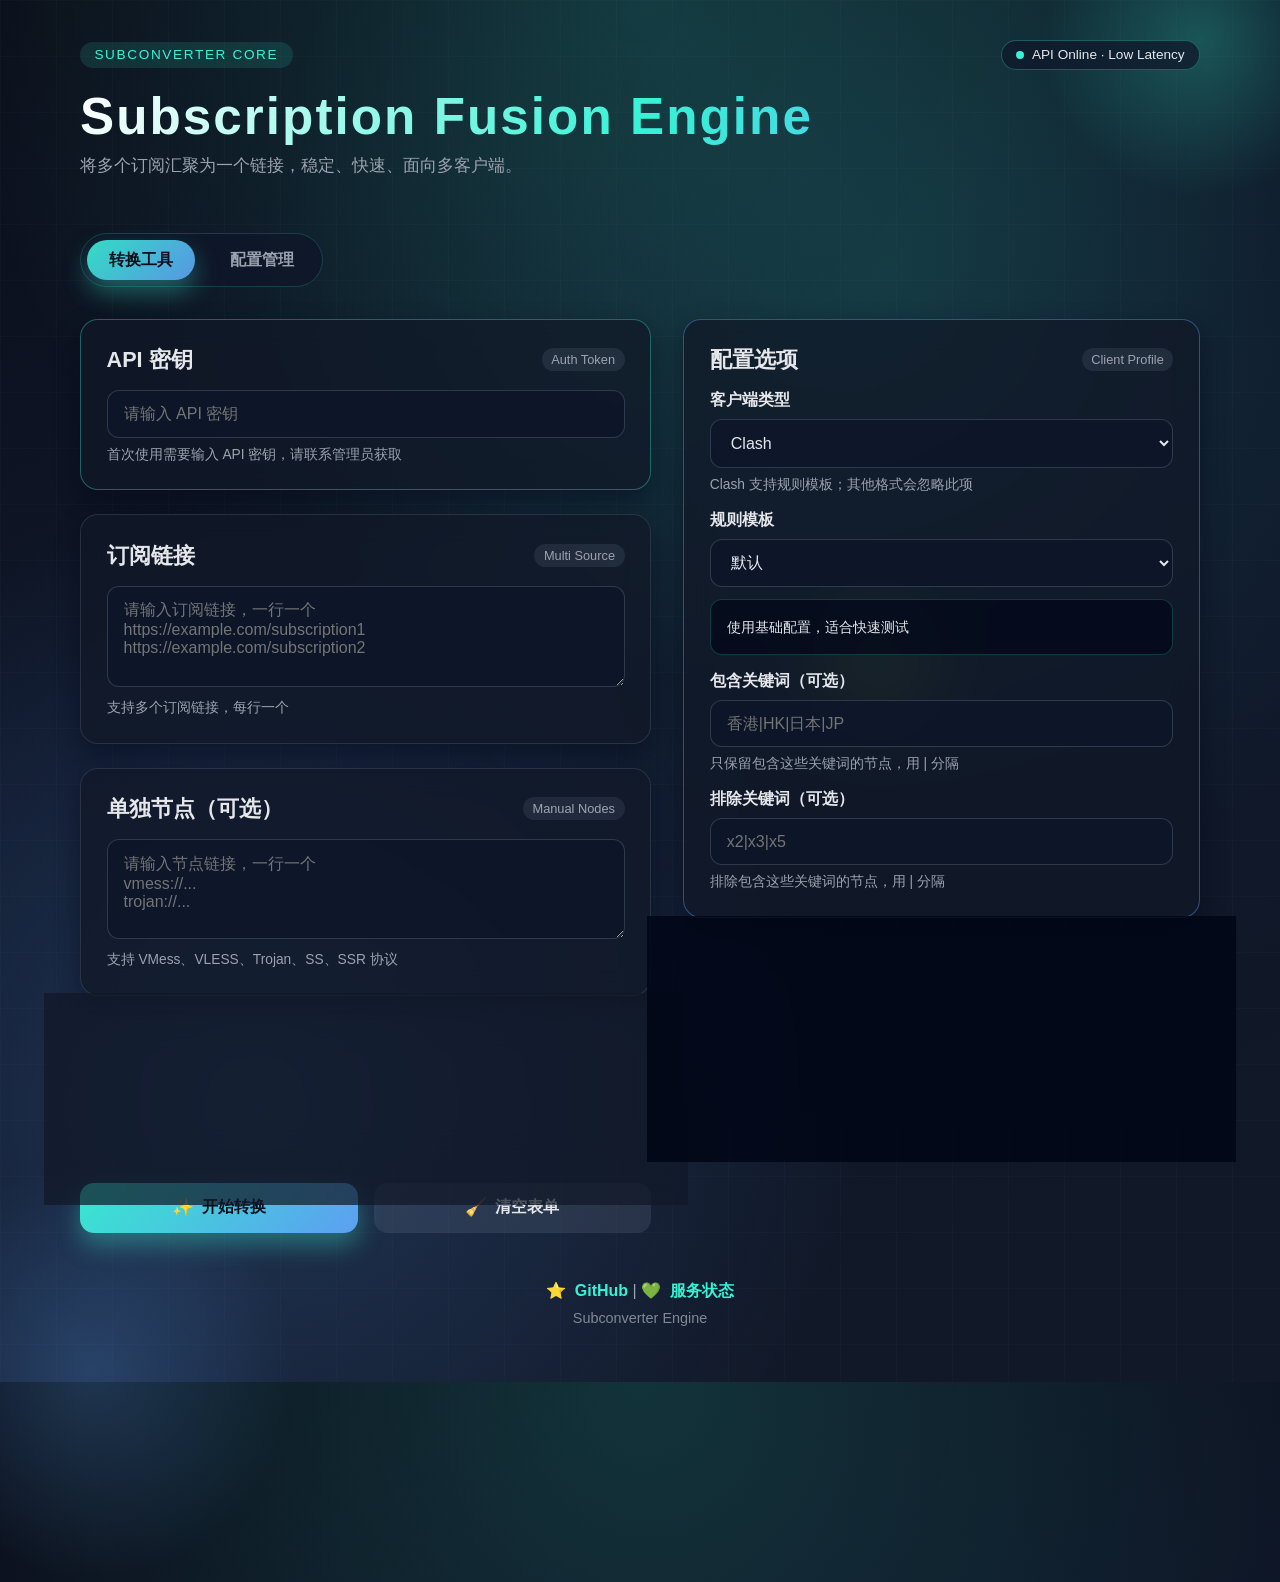
<file: web/index.html>
<!DOCTYPE html>
<html lang="zh-CN">

<head>
    <meta charset="UTF-8">
    <meta name="viewport" content="width=device-width, initial-scale=1.0">
    <title>Subconverter - 订阅转换工具</title>
    <link rel="stylesheet" href="style.css">
</head>

<body>
    <div class="bg-orb orb-1"></div>
    <div class="bg-orb orb-2"></div>
    <div class="bg-orb orb-3"></div>
    <div class="grain"></div>

    <div class="page">
        <header class="hero">
            <div class="hero-top">
                <span class="badge">Subconverter Core</span>
                <div class="status-pill">
                    <span class="pulse"></span>
                    <span>API Online · Low Latency</span>
                </div>
            </div>
            <h1>Subscription Fusion Engine</h1>
            <p class="subtitle">将多个订阅汇聚为一个链接，稳定、快速、面向多客户端。</p>
        </header>

        <nav class="nav-tabs">
            <a href="index.html" class="nav-tab active">转换工具</a>
            <a href="configs.html" class="nav-tab">配置管理</a>
        </nav>

        <main class="layout">
            <div class="column">
                <!-- API 密钥 -->
                <section class="card card-spotlight">
                    <div class="card-title">
                        <h2>API 密钥</h2>
                        <span class="card-tag">Auth Token</span>
                    </div>
                    <div class="form-group">
                        <input type="password" id="apiKey" placeholder="请输入 API 密钥">
                        <small>首次使用需要输入 API 密钥，请联系管理员获取</small>
                    </div>
                </section>

                <!-- 订阅链接 -->
                <section class="card">
                    <div class="card-title">
                        <h2>订阅链接</h2>
                        <span class="card-tag">Multi Source</span>
                    </div>
                    <div class="form-group">
                        <textarea id="subscriptions" rows="4"
                            placeholder="请输入订阅链接，一行一个&#10;https://example.com/subscription1&#10;https://example.com/subscription2"></textarea>
                        <small>支持多个订阅链接，每行一个</small>
                    </div>
                </section>

                <!-- 单独节点 -->
                <section class="card">
                    <div class="card-title">
                        <h2>单独节点（可选）</h2>
                        <span class="card-tag">Manual Nodes</span>
                    </div>
                    <div class="form-group">
                        <textarea id="nodes" rows="3"
                            placeholder="请输入节点链接，一行一个&#10;vmess://...&#10;trojan://..."></textarea>
                        <small>支持 VMess、VLESS、Trojan、SS、SSR 协议</small>
                    </div>
                </section>

                <!-- 短链接选项 -->
                <section class="card">
                    <div class="card-title">
                        <h2>生成短链接</h2>
                        <span class="card-tag">Persistence</span>
                    </div>
                    <div class="form-group" style="display: flex; align-items: center; justify-content: space-between;">
                        <div>
                            <p style="margin: 0; font-size: 0.95rem; font-weight: 500;">自动保存并生成短链接</p>
                            <small style="display: block; opacity: 0.7; margin-top: 2px;">勾选后生成精简的 sub/...
                                链接，支持后续修改</small>
                        </div>
                        <label class="switch">
                            <input type="checkbox" id="generateShortLink" checked>
                            <span class="slider round"></span>
                        </label>
                    </div>
                </section>

                <!-- 操作按钮 -->
                <section class="actions">
                    <button class="btn btn-primary" onclick="convert()">
                        <span class="btn-icon">✨</span>
                        开始转换
                    </button>
                    <button class="btn btn-secondary" onclick="clearForm()">
                        <span class="btn-icon">🧹</span>
                        清空表单
                    </button>
                </section>

                <!-- 结果显示 -->
                <section class="card result-card" id="resultSection" style="display: none;">
                    <div class="card-title">
                        <h2>转换结果</h2>
                        <span class="card-tag" id="resultTag">订阅链接</span>
                    </div>
                    <div class="result-content">
                        <div class="result-url">
                            <input type="text" id="resultUrl" readonly>
                            <button class="btn btn-copy" onclick="copyResult()">
                                <span class="btn-icon">📋</span>
                                复制
                            </button>
                        </div>
                        <div class="result-info">
                            <p id="resultInfo"></p>
                        </div>
                        <div id="shortLinkActions" style="display: none; margin-top: 1rem; display: flex; gap: 0.5rem;">
                            <a href="configs.html" class="btn btn-secondary">
                                <span class="btn-icon">⚙️</span>
                                管理配置
                            </a>
                            <button class="btn btn-secondary" onclick="viewRawContent()">
                                <span class="btn-icon">📄</span>
                                预览内容
                            </button>
                        </div>
                    </div>
                </section>
            </div>

            <div class="column">
                <!-- 配置选项 -->
                <section class="card card-config">
                    <div class="card-title">
                        <h2>配置选项</h2>
                        <span class="card-tag">Client Profile</span>
                    </div>

                    <div class="form-group">
                        <label for="outputFormat">客户端类型</label>
                        <select id="outputFormat">
                            <option value="clash">Clash</option>
                            <option value="singbox">Sing-box</option>
                            <option value="surge" data-ver="4">Surge 4</option>
                            <option value="surge" data-ver="3">Surge 3</option>
                            <option value="quanx">Quantumult X</option>
                            <option value="quan">Quantumult</option>
                            <option value="loon">Loon</option>
                            <option value="surfboard">Surfboard</option>
                            <option value="v2ray">V2Ray</option>
                            <option value="ss">Shadowsocks</option>
                            <option value="ssr">ShadowsocksR</option>
                            <option value="mixed">通用格式 (Shadowrocket等)</option>
                        </select>
                        <small id="configHint" class="config-hint">选择你使用的代理客户端</small>
                    </div>

                    <div class="form-group" id="configGroup">
                        <label for="configTemplate">规则模板</label>
                        <select id="configTemplate" onchange="updateTemplateDescription()">
                            <option value="">默认</option>
                            <option value="default">Default（简化版）</option>
                            <option value="acl4ssr">ACL4SSR（本地完整版）</option>
                            <optgroup label="ACL4SSR 在线版（推荐）">
                                <option value="acl4ssr_online">ACL4SSR 在线基础版</option>
                                <option value="acl4ssr_online_full">ACL4SSR 在线完整版</option>
                                <option value="acl4ssr_online_mini">ACL4SSR 在线精简版</option>
                                <option value="acl4ssr_online_adblock">ACL4SSR 强化去广告版</option>
                                <option value="acl4ssr_online_noauto">ACL4SSR 无自动测速版</option>
                            </optgroup>
                        </select>
                        <div id="templateDescription" class="template-desc"></div>
                    </div>

                    <div class="form-group">
                        <label for="includeFilter">包含关键词（可选）</label>
                        <input type="text" id="includeFilter" placeholder="香港|HK|日本|JP">
                        <small>只保留包含这些关键词的节点，用 | 分隔</small>
                    </div>

                    <div class="form-group">
                        <label for="excludeFilter">排除关键词（可选）</label>
                        <input type="text" id="excludeFilter" placeholder="x2|x3|x5">
                        <small>排除包含这些关键词的节点，用 | 分隔</small>
                    </div>
                </section>

                <section class="card card-note">
                    <h3>Quick Notes</h3>
                    <ul>
                        <li>合并结果自动去重，同源节点不会重复输出。</li>
                        <li>仅 Clash 支持规则模板，其它格式会忽略此项。</li>
                        <li>复制生成链接，直接粘贴到客户端使用。</li>
                    </ul>
                </section>
            </div>
        </main>

        <footer>
            <p>
                <a href="https://github.com/Chen-ce/subconverter" target="_blank">
                    <span class="footer-icon">⭐</span>
                    GitHub
                </a>
                |
                <a href="health.html">
                    <span class="footer-icon">💚</span>
                    服务状态
                </a>
            </p>
            <p class="footer-text">Subconverter Engine</p>
        </footer>
    </div>

    <script src="toast.js"></script>
    <script src="app.js"></script>
</body>

</html>
</file>
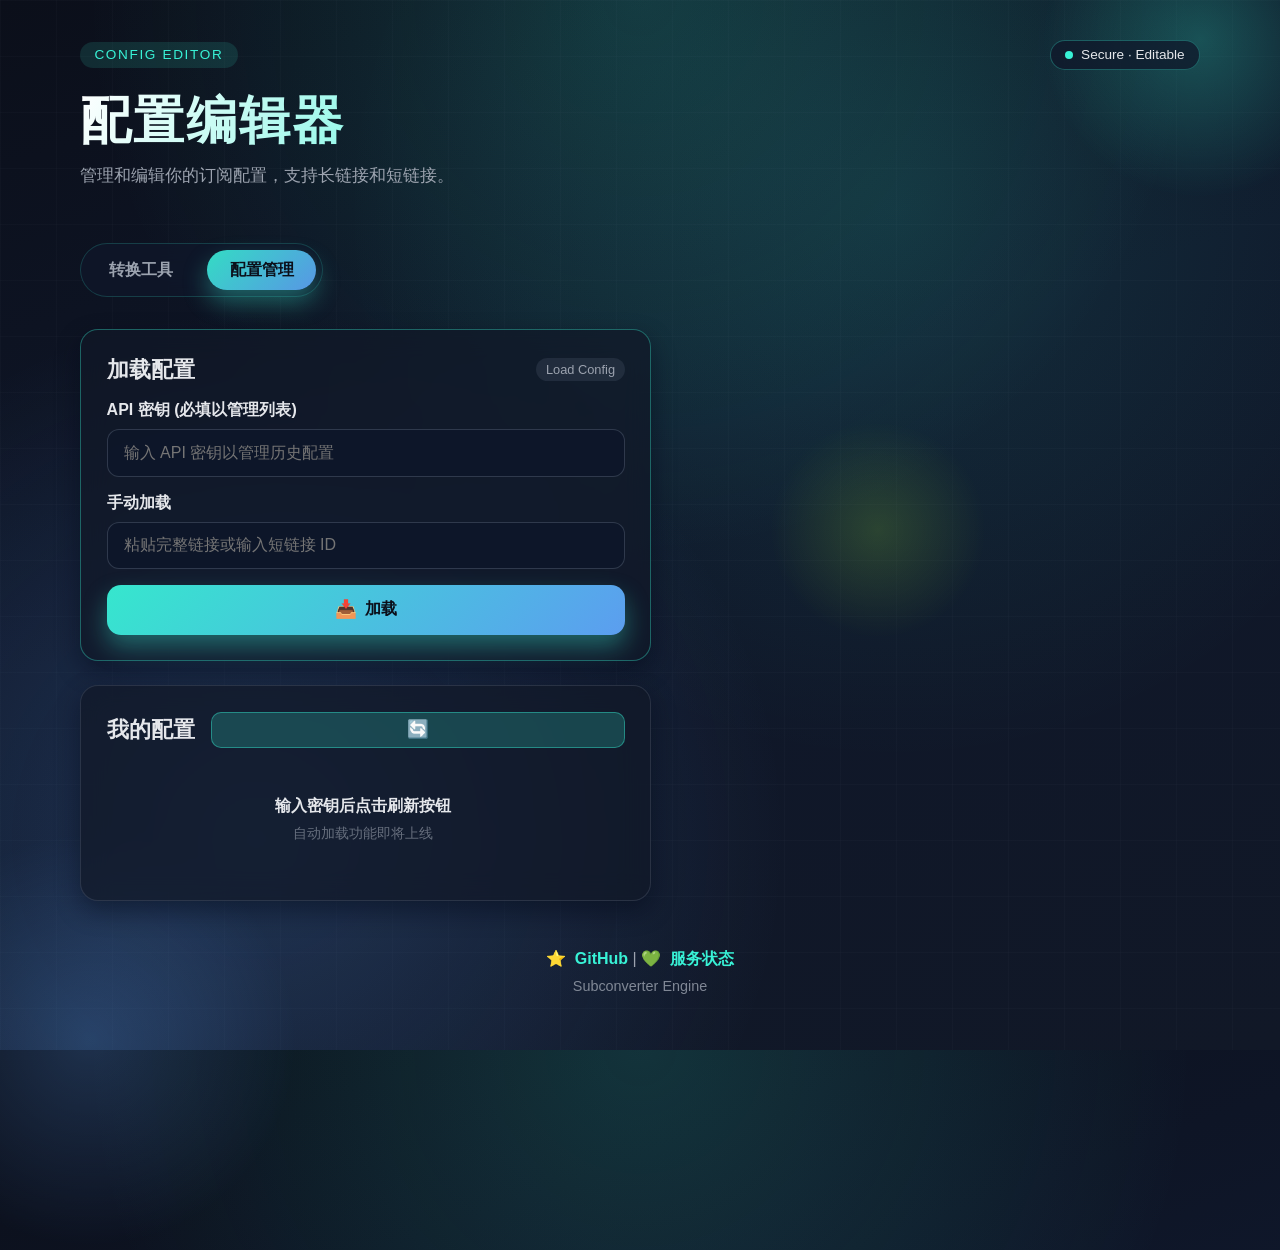
<file: web/configs.html>
<!DOCTYPE html>
<html lang="zh-CN">

<head>
    <meta charset="UTF-8">
    <meta name="viewport" content="width=device-width, initial-scale=1.0">
    <title>配置编辑器 - Subconverter</title>
    <link rel="stylesheet" href="style.css">
</head>

<body>
    <div class="bg-orb orb-1"></div>
    <div class="bg-orb orb-2"></div>
    <div class="bg-orb orb-3"></div>
    <div class="grain"></div>

    <div class="page">
        <header class="hero">
            <div class="hero-top">
                <span class="badge">Config Editor</span>
                <div class="status-pill">
                    <span class="pulse"></span>
                    <span>Secure · Editable</span>
                </div>
            </div>
            <h1>配置编辑器</h1>
            <p class="subtitle">管理和编辑你的订阅配置，支持长链接和短链接。</p>
        </header>

        <nav class="nav-tabs">
            <a href="index.html" class="nav-tab">转换工具</a>
            <a href="configs.html" class="nav-tab active">配置管理</a>
        </nav>

        <main class="layout">
            <div class="column">
                <!-- 加载配置 -->
                <section class="card card-spotlight">
                    <div class="card-title">
                        <h2>加载配置</h2>
                        <span class="card-tag">Load Config</span>
                    </div>
                    <div class="form-group">
                        <label>API 密钥 (必填以管理列表)</label>
                        <input type="password" id="apiKey" placeholder="输入 API 密钥以管理历史配置">
                    </div>
                    <div class="form-group">
                        <label>手动加载</label>
                        <input type="text" id="configInput" placeholder="粘贴完整链接或输入短链接 ID">
                    </div>
                    <div class="actions">
                        <button class="btn btn-primary" onclick="loadConfig()">
                            <span class="btn-icon">📥</span>
                            加载
                        </button>
                    </div>
                </section>

                <!-- 历史配置列表 -->
                <section class="card" id="historySection">
                    <div class="card-title">
                        <h2>我的配置</h2>
                        <button class="btn btn-icon-only btn-secondary" onclick="fetchConfigList()" title="刷新列表">
                            <span class="btn-icon">🔄</span>
                        </button>
                    </div>
                    <div id="configList" class="config-list">
                        <div class="empty-state">
                            <p>输入密钥后点击刷新按钮</p>
                            <small>自动加载功能即将上线</small>
                        </div>
                    </div>
                </section>
            </div>

            <div class="column">
                <!-- 配置编辑器 -->
                <section class="card" id="editorSection" style="display: none;">
                    <div class="card-title">
                        <h2>配置详情</h2>
                        <span class="card-tag" id="configType">-</span>
                    </div>

                    <input type="hidden" id="configId">

                    <div class="form-group">
                        <label>订阅链接</label>
                        <div id="urlsList"></div>
                        <button class="btn btn-secondary btn-sm" onclick="addUrlInput()">
                            <span class="btn-icon">➕</span>
                            添加订阅
                        </button>
                    </div>

                    <div class="form-group">
                        <label>单独节点（可选）</label>
                        <div id="nodesList"></div>
                        <button class="btn btn-secondary btn-sm" onclick="addNodeInput()">
                            <span class="btn-icon">➕</span>
                            添加节点
                        </button>
                    </div>

                    <div class="form-group">
                        <label>客户端类型</label>
                        <select id="targetFormat">
                            <option value="clash">Clash</option>
                            <option value="singbox">Sing-box</option>
                            <option value="surge" data-ver="4">Surge 4</option>
                            <option value="surge" data-ver="3">Surge 3</option>
                            <option value="quanx">Quantumult X</option>
                            <option value="loon">Loon</option>
                            <option value="v2ray">V2Ray</option>
                            <option value="ss">Shadowsocks</option>
                            <option value="ssr">ShadowsocksR</option>
                            <option value="mixed">Mixed 通用格式</option>
                        </select>
                    </div>

                    <div class="form-group">
                        <label>规则模板（可选）</label>
                        <select id="configTemplate">
                            <option value="">默认</option>
                            <option value="default">Default</option>
                            <option value="acl4ssr">ACL4SSR（本地）</option>
                            <optgroup label="ACL4SSR 在线版">
                                <option value="acl4ssr_online">在线基础版</option>
                                <option value="acl4ssr_online_full">在线完整版</option>
                                <option value="acl4ssr_online_mini">在线精简版</option>
                                <option value="acl4ssr_online_adblock">强化去广告版</option>
                                <option value="acl4ssr_online_noauto">无自动测速版</option>
                            </optgroup>
                        </select>
                    </div>

                    <div class="form-group">
                        <label>包含关键词（可选）</label>
                        <input type="text" id="includeFilter" placeholder="香港|日本|美国">
                    </div>

                    <div class="form-group">
                        <label>排除关键词（可选）</label>
                        <input type="text" id="excludeFilter" placeholder="x2|x3|过期">
                    </div>

                    <div class="actions">
                        <button class="btn btn-primary" onclick="saveConfig()">
                            <span class="btn-icon">💾</span>
                            保存配置
                        </button>
                        <button class="btn btn-secondary" onclick="previewConfig()">
                            <span class="btn-icon">🎨</span>
                            预览转换
                        </button>
                        <button class="btn btn-secondary" onclick="resetEditor()">
                            <span class="btn-icon">🧹</span>
                            重置
                        </button>
                        <button class="btn btn-danger" onclick="deleteConfig()" id="deleteBtn" style="display: none;">
                            <span class="btn-icon">🗑️</span>
                            删除配置
                        </button>
                    </div>

                    <!-- 短链接显示 -->
                    <div id="shortLinkDisplay" style="display: none; margin-top: 1.5rem;">
                        <div class="form-group">
                            <label>短链接</label>
                            <div class="result-url">
                                <input type="text" id="shortLinkUrl" readonly>
                                <button class="btn btn-copy" onclick="copyShortLink()">
                                    <span class="btn-icon">📋</span>
                                    复制
                                </button>
                            </div>
                        </div>
                    </div>
                </section>
            </div>
        </main>

        <footer>
            <p>
                <a href="https://github.com/Chen-ce/subconverter" target="_blank">
                    <span class="footer-icon">⭐</span>
                    GitHub
                </a>
                |
                <a href="health.html">
                    <span class="footer-icon">💚</span>
                    服务状态
                </a>
            </p>
            <p class="footer-text">Subconverter Engine</p>
        </footer>
    </div>

    <script src="toast.js"></script>
    <script src="configs.js"></script>
</body>

</html>
</file>
<file: web/style.css>
* {
    margin: 0;
    padding: 0;
    box-sizing: border-box;
}

:root {
    --bg-0: #0b0f1a;
    --bg-1: #0f172a;
    --bg-2: #111827;
    --glass: rgba(17, 24, 39, 0.72);
    --glass-strong: rgba(15, 23, 42, 0.86);
    --border: rgba(148, 163, 184, 0.18);
    --text: #e5e7eb;
    --muted: #9ca3af;
    --accent: #38f2d6;
    --accent-2: #60a5fa;
    --accent-3: #a3e635;
    --danger: #f97316;
    --shadow: 0 20px 40px rgba(2, 6, 23, 0.6);
    --shadow-soft: 0 10px 24px rgba(2, 6, 23, 0.45);
    --radius: 18px;
}

body {
    font-family: "Space Grotesk", "Sora", "PingFang SC", "Microsoft YaHei", sans-serif;
    min-height: 100vh;
    background: radial-gradient(circle at top, rgba(56, 242, 214, 0.15), transparent 45%),
        radial-gradient(circle at 20% 80%, rgba(96, 165, 250, 0.2), transparent 40%),
        linear-gradient(160deg, var(--bg-0), var(--bg-1) 45%, var(--bg-2) 100%);
    color: var(--text);
    padding: 2.5rem 1.25rem 3rem;
    position: relative;
    overflow-x: hidden;
}

body::before {
    content: "";
    position: absolute;
    inset: 0;
    background-image: linear-gradient(rgba(148, 163, 184, 0.12) 1px, transparent 1px),
        linear-gradient(90deg, rgba(148, 163, 184, 0.12) 1px, transparent 1px);
    background-size: 56px 56px;
    opacity: 0.25;
    z-index: 0;
}

body::after {
    content: "";
    position: absolute;
    inset: 0;
    background: radial-gradient(circle at 70% 20%, rgba(56, 242, 214, 0.22), transparent 45%);
    opacity: 0.5;
    z-index: 0;
}

.page {
    max-width: 1120px;
    margin: 0 auto;
    position: relative;
    z-index: 2;
}

.bg-orb {
    position: absolute;
    border-radius: 999px;
    filter: blur(0px);
    opacity: 0.7;
    z-index: 1;
    animation: float 12s ease-in-out infinite;
}

.orb-1 {
    width: 320px;
    height: 320px;
    background: radial-gradient(circle, rgba(56, 242, 214, 0.35), transparent 70%);
    top: -120px;
    right: -80px;
}

.orb-2 {
    width: 420px;
    height: 420px;
    background: radial-gradient(circle, rgba(96, 165, 250, 0.32), transparent 70%);
    bottom: -200px;
    left: -120px;
    animation-delay: 2s;
}

.orb-3 {
    width: 220px;
    height: 220px;
    background: radial-gradient(circle, rgba(163, 230, 53, 0.25), transparent 70%);
    top: 40%;
    left: 60%;
    animation-delay: 4s;
}

.hero {
    margin-bottom: 2rem;
}

.hero-top {
    display: flex;
    flex-wrap: wrap;
    gap: 0.75rem;
    align-items: center;
    justify-content: space-between;
}

.badge {
    background: rgba(56, 242, 214, 0.12);
    color: var(--accent);
    padding: 0.35rem 0.9rem;
    border-radius: 999px;
    font-size: 0.85rem;
    letter-spacing: 0.12em;
    text-transform: uppercase;
}

.status-pill {
    display: inline-flex;
    align-items: center;
    gap: 0.5rem;
    background: rgba(15, 23, 42, 0.75);
    color: var(--text);
    padding: 0.4rem 0.9rem;
    border-radius: 999px;
    border: 1px solid rgba(56, 242, 214, 0.3);
    font-size: 0.85rem;
}

.pulse {
    width: 8px;
    height: 8px;
    background: var(--accent);
    border-radius: 50%;
    box-shadow: 0 0 0 rgba(56, 242, 214, 0.6);
    animation: pulse 2s infinite;
}

.hero h1 {
    font-family: "Rajdhani", "Space Grotesk", "PingFang SC", sans-serif;
    font-size: clamp(2.4rem, 4vw, 3.7rem);
    margin: 1.1rem 0 0.5rem;
    letter-spacing: 0.04em;
    background: linear-gradient(120deg, #ffffff, var(--accent), var(--accent-2));
    -webkit-background-clip: text;
    background-clip: text;
    color: transparent;
}

.subtitle {
    color: var(--muted);
    font-size: 1.05rem;
    max-width: 640px;
}

.nav-tabs {
    display: inline-flex;
    gap: 0.75rem;
    margin: 1.5rem 0 2rem;
    background: rgba(15, 23, 42, 0.8);
    padding: 0.35rem;
    border-radius: 999px;
    border: 1px solid rgba(56, 242, 214, 0.18);
    backdrop-filter: blur(10px);
}

.nav-tab {
    padding: 0.6rem 1.4rem;
    border-radius: 999px;
    text-decoration: none;
    color: var(--muted);
    font-weight: 600;
    transition: all 0.2s;
}

.nav-tab.active {
    background: linear-gradient(135deg, rgba(56, 242, 214, 0.9), rgba(96, 165, 250, 0.9));
    color: #0b0f1a;
    box-shadow: 0 12px 24px rgba(56, 242, 214, 0.35);
}

.nav-tab:hover {
    color: var(--text);
    background: rgba(56, 242, 214, 0.12);
}

.layout {
    display: grid;
    grid-template-columns: 1.05fr 0.95fr;
    gap: 2rem;
    align-items: start;
}

.layout.single {
    grid-template-columns: 1fr;
}

.column {
    display: flex;
    flex-direction: column;
    gap: 1.5rem;
}

.card {
    background: var(--glass);
    border-radius: var(--radius);
    padding: 1.6rem;
    border: 1px solid var(--border);
    box-shadow: var(--shadow-soft);
    backdrop-filter: blur(14px);
    transition: transform 0.2s ease, box-shadow 0.2s ease;
    animation: rise 0.5s ease both;
}

.card:hover {
    transform: translateY(-3px);
    box-shadow: var(--shadow);
}

.card-spotlight {
    border: 1px solid rgba(56, 242, 214, 0.35);
}

.card-config {
    border: 1px solid rgba(96, 165, 250, 0.4);
}

.card-note {
    background: rgba(2, 6, 23, 0.85);
    border: 1px solid rgba(163, 230, 53, 0.2);
}

.card-note h3 {
    font-size: 1.1rem;
    margin-bottom: 0.75rem;
}

.card-note ul {
    list-style: none;
    display: grid;
    gap: 0.75rem;
    font-size: 0.95rem;
    color: var(--muted);
}

.card-title {
    display: flex;
    align-items: center;
    justify-content: space-between;
    gap: 1rem;
    margin-bottom: 1rem;
}

.card-title h2 {
    font-size: 1.35rem;
}

.card-tag {
    background: rgba(148, 163, 184, 0.12);
    color: var(--muted);
    font-size: 0.8rem;
    padding: 0.25rem 0.6rem;
    border-radius: 999px;
}

.form-group {
    margin-bottom: 1rem;
}

.form-group:last-child {
    margin-bottom: 0;
}

label {
    display: block;
    margin-bottom: 0.5rem;
    font-weight: 600;
    color: var(--text);
}

input[type="text"],
input[type="password"],
textarea,
select {
    width: 100%;
    padding: 0.85rem 1rem;
    border: 1px solid rgba(148, 163, 184, 0.25);
    border-radius: 12px;
    font-size: 1rem;
    transition: border-color 0.2s, box-shadow 0.2s;
    font-family: inherit;
    background: rgba(15, 23, 42, 0.85);
    color: var(--text);
}

input[type="text"]:focus,
input[type="password"]:focus,
textarea:focus,
select:focus {
    outline: none;
    border-color: rgba(56, 242, 214, 0.7);
    box-shadow: 0 0 0 4px rgba(56, 242, 214, 0.2);
}

textarea {
    resize: vertical;
    min-height: 100px;
}

small {
    display: block;
    margin-top: 0.5rem;
    color: var(--muted);
    font-size: 0.86rem;
}

.actions {
    display: flex;
    gap: 1rem;
}

.btn {
    flex: 1;
    padding: 0.9rem 1.4rem;
    border: none;
    border-radius: 14px;
    font-size: 1rem;
    font-weight: 700;
    cursor: pointer;
    transition: transform 0.2s, box-shadow 0.2s, background 0.2s;
    display: inline-flex;
    align-items: center;
    justify-content: center;
    gap: 0.5rem;
}

.btn-primary {
    background: linear-gradient(135deg, rgba(56, 242, 214, 0.95), rgba(96, 165, 250, 0.95));
    color: #0b0f1a;
    box-shadow: 0 12px 24px rgba(56, 242, 214, 0.35);
}

.btn-primary:hover {
    transform: translateY(-2px);
    box-shadow: 0 16px 30px rgba(56, 242, 214, 0.45);
}

.btn-secondary {
    background: rgba(148, 163, 184, 0.14);
    color: var(--text);
}

.btn-secondary:hover {
    background: rgba(148, 163, 184, 0.24);
    transform: translateY(-2px);
}

.btn-copy {
    padding: 0.75rem 1.4rem;
    background: rgba(163, 230, 53, 0.9);
    color: #0b0f1a;
    border: none;
    border-radius: 12px;
    cursor: pointer;
    font-weight: 700;
    transition: all 0.2s;
    white-space: nowrap;
}

.btn-copy:hover {
    transform: translateY(-1px);
    box-shadow: 0 10px 18px rgba(163, 230, 53, 0.3);
}

.btn-copy.copied {
    background: rgba(56, 242, 214, 0.95);
}

.btn-icon { transition: transform 0.5s ease;
    font-size: 1.1rem;
}

.result-card {
    background: linear-gradient(135deg, rgba(15, 23, 42, 0.9), rgba(2, 6, 23, 0.95));
    border: 1px solid rgba(56, 242, 214, 0.35);
}

.result-content {
    margin-top: 1rem;
}

.result-url {
    display: flex;
    gap: 0.75rem;
    margin-bottom: 1rem;
}

.result-url input {
    flex: 1;
    background: rgba(2, 6, 23, 0.6);
    color: var(--text);
}

.result-info {
    background: rgba(15, 23, 42, 0.65);
    padding: 1rem;
    border-radius: 12px;
    border: 1px solid rgba(148, 163, 184, 0.2);
}

.success,
.error,
.loading {
    color: var(--text);
    font-size: 1rem;
    line-height: 1.6;
}

footer {
    text-align: center;
    margin-top: 3rem;
    color: var(--muted);
}

footer p {
    margin-bottom: 0.5rem;
}

footer a {
    color: var(--accent);
    text-decoration: none;
    font-weight: 600;
    transition: color 0.2s;
}

footer a:hover {
    color: var(--accent-2);
}

.footer-icon {
    margin-right: 0.25rem;
}

.footer-text {
    opacity: 0.8;
    font-size: 0.9rem;
}

.modal {
    display: none;
    position: fixed;
    z-index: 1000;
    left: 0;
    top: 0;
    width: 100%;
    height: 100%;
    background-color: rgba(2, 6, 23, 0.7);
    align-items: center;
    justify-content: center;
}

.modal-content {
    background: var(--glass-strong);
    border-radius: 18px;
    max-width: 620px;
    width: 90%;
    max-height: 90vh;
    overflow-y: auto;
    box-shadow: var(--shadow);
    border: 1px solid rgba(56, 242, 214, 0.25);
}

.modal-header {
    display: flex;
    justify-content: space-between;
    align-items: center;
    padding: 1.5rem;
    border-bottom: 1px solid var(--border);
}

.modal-header h2 {
    margin: 0;
    color: var(--text);
}

.close {
    font-size: 2rem;
    font-weight: 300;
    color: var(--muted);
    cursor: pointer;
    line-height: 1;
}

.close:hover {
    color: var(--text);
}

.modal-body {
    padding: 1.5rem;
}

.modal-footer {
    display: flex;
    gap: 1rem;
    padding: 1.5rem;
    border-top: 1px solid var(--border);
    justify-content: flex-end;
}

.configs-grid {
    display: grid;
    grid-template-columns: repeat(auto-fill, minmax(280px, 1fr));
    gap: 1.5rem;
}

.config-card {
    background: rgba(2, 6, 23, 0.65);
    border-radius: var(--radius);
    padding: 1.5rem;
    border: 1px solid rgba(96, 165, 250, 0.25);
    transition: all 0.2s;
    box-shadow: var(--shadow-soft);
}

.config-card:hover {
    border-color: rgba(56, 242, 214, 0.5);
    transform: translateY(-2px);
    box-shadow: var(--shadow);
}

.config-header {
    display: flex;
    justify-content: space-between;
    align-items: center;
    margin-bottom: 1rem;
}

.config-header h3 {
    margin: 0;
    color: var(--accent);
    font-size: 1.2rem;
}

.config-id {
    font-family: "JetBrains Mono", "SFMono-Regular", monospace;
    background: rgba(56, 242, 214, 0.14);
    color: var(--text);
    padding: 0.25rem 0.5rem;
    border-radius: 6px;
    font-size: 0.85rem;
    border: 1px solid rgba(56, 242, 214, 0.35);
}

.config-body {
    margin-bottom: 1rem;
}

.config-body p {
    margin: 0.5rem 0;
    font-size: 0.9rem;
    color: var(--muted);
}

.config-body strong {
    color: var(--text);
}

.config-url {
    display: flex;
    gap: 0.5rem;
    margin-top: 1rem;
}

.config-url input {
    flex: 1;
    font-size: 0.875rem;
    padding: 0.5rem;
}

.btn-icon-only {
    padding: 0.5rem 0.75rem;
    background: rgba(56, 242, 214, 0.2);
    color: var(--text);
    border: 1px solid rgba(56, 242, 214, 0.4);
    border-radius: 8px;
    cursor: pointer;
    font-size: 1rem;
    transition: all 0.2s;
}

.btn-icon-only:hover {
    background: rgba(56, 242, 214, 0.35);
}

.config-actions {
    display: flex;
    gap: 0.5rem;
}

.btn-small {
    padding: 0.5rem 1rem;
    font-size: 0.875rem;
}

.btn-danger {
    background: rgba(249, 115, 22, 0.9);
    color: #0b0f1a;
}

.btn-danger:hover {
    background: rgba(249, 115, 22, 0.75);
}

.template-desc {
    margin-top: 0.75rem;
    padding: 1rem;
    background: rgba(2, 6, 23, 0.7);
    color: var(--text);
    border-radius: 12px;
    font-size: 0.875rem;
    line-height: 1.6;
    white-space: pre-line;
    display: none;
    border: 1px solid rgba(56, 242, 214, 0.2);
}

.template-desc:empty {
    display: none !important;
}

.toast-container {
    position: fixed;
    top: 24px;
    right: 24px;
    display: flex;
    flex-direction: column;
    gap: 12px;
    z-index: 2000;
}

.toast {
    min-width: 240px;
    max-width: 340px;
    padding: 0.9rem 1rem;
    border-radius: 14px;
    display: flex;
    align-items: center;
    gap: 0.6rem;
    background: rgba(2, 6, 23, 0.85);
    border: 1px solid rgba(148, 163, 184, 0.2);
    color: var(--text);
    box-shadow: var(--shadow-soft);
    transform: translateY(-10px);
    opacity: 0;
    transition: all 0.25s ease;
}

.toast-show {
    transform: translateY(0);
    opacity: 1;
}

.toast-icon {
    width: 24px;
    height: 24px;
    border-radius: 999px;
    display: inline-flex;
    align-items: center;
    justify-content: center;
    font-size: 0.9rem;
    font-weight: 700;
}

.toast-success {
    border-color: rgba(56, 242, 214, 0.4);
}

.toast-success .toast-icon {
    background: rgba(56, 242, 214, 0.2);
    color: var(--accent);
}

.toast-error {
    border-color: rgba(249, 115, 22, 0.4);
}

.toast-error .toast-icon {
    background: rgba(249, 115, 22, 0.2);
    color: var(--danger);
}

.toast-warning {
    border-color: rgba(96, 165, 250, 0.45);
}

.toast-warning .toast-icon {
    background: rgba(96, 165, 250, 0.2);
    color: var(--accent-2);
}

.toast-info {
    border-color: rgba(163, 230, 53, 0.4);
}

.toast-info .toast-icon {
    background: rgba(163, 230, 53, 0.2);
    color: var(--accent-3);
}

.confirm-overlay {
    position: fixed;
    inset: 0;
    background: rgba(2, 6, 23, 0.75);
    display: flex;
    align-items: center;
    justify-content: center;
    opacity: 0;
    visibility: hidden;
    transition: all 0.2s ease;
    z-index: 2100;
}

.confirm-show {
    opacity: 1;
    visibility: visible;
}

.confirm-dialog {
    background: rgba(2, 6, 23, 0.95);
    border: 1px solid rgba(56, 242, 214, 0.3);
    border-radius: 18px;
    padding: 1.5rem;
    width: min(360px, 90vw);
    color: var(--text);
    box-shadow: var(--shadow);
}

.confirm-content {
    display: flex;
    gap: 0.75rem;
    align-items: center;
    margin-bottom: 1rem;
}

.confirm-icon {
    font-size: 1.4rem;
}

.confirm-message {
    font-size: 1rem;
    color: var(--muted);
}

.confirm-actions {
    display: flex;
    gap: 0.75rem;
    justify-content: flex-end;
}

.alert-overlay {
    position: fixed;
    inset: 0;
    background: rgba(2, 6, 23, 0.75);
    display: flex;
    align-items: center;
    justify-content: center;
    opacity: 0;
    visibility: hidden;
    transition: all 0.2s ease;
    z-index: 2100;
}

.alert-show {
    opacity: 1;
    visibility: visible;
}

.alert-dialog {
    background: rgba(2, 6, 23, 0.95);
    border: 1px solid rgba(96, 165, 250, 0.35);
    border-radius: 18px;
    padding: 1.5rem;
    width: min(360px, 90vw);
    color: var(--text);
    box-shadow: var(--shadow);
}

.alert-content {
    display: flex;
    gap: 0.75rem;
    align-items: center;
    margin-bottom: 1rem;
}

.alert-icon {
    font-size: 1.4rem;
}

.alert-message {
    font-size: 1rem;
    color: var(--muted);
}

.alert-actions {
    display: flex;
    justify-content: flex-end;
}

@media (max-width: 980px) {
    .layout {
        grid-template-columns: 1fr;
    }

    .nav-tabs {
        flex-wrap: wrap;
    }

    .actions {
        flex-direction: column;
    }

    .result-url {
        flex-direction: column;
    }
}

@media (max-width: 640px) {
    body {
        padding: 1.5rem 1rem 2rem;
    }

    .hero-top {
        flex-direction: column;
        align-items: flex-start;
    }
}

@keyframes rise {
    from {
        opacity: 0;
        transform: translateY(18px);
    }

    to {
        opacity: 1;
        transform: translateY(0);
    }
}

@keyframes float {

    0%,
    100% {
        transform: translateY(0px);
    }

    50% {
        transform: translateY(-14px);
    }
}

@keyframes pulse {
    0% {
        box-shadow: 0 0 0 0 rgba(56, 242, 214, 0.5);
    }

    70% {
        box-shadow: 0 0 0 10px rgba(56, 242, 214, 0);
    }

    100% {
        box-shadow: 0 0 0 0 rgba(56, 242, 214, 0);
    }
}

/* Checkbox 样式 */
.checkbox-label {
    display: flex;
    align-items: center;
    gap: 0.75rem;
    cursor: pointer;
    font-size: 1rem;
    color: var(--ink);
}

.checkbox-label input[type="checkbox"] {
    width: 20px;
    height: 20px;
    cursor: pointer;
    accent-color: var(--accent);
}

.checkbox-label span {
    user-select: none;
}

/* 输入框样式增强 */
.input-with-remove {
    display: flex;
    gap: 0.75rem;
    margin-bottom: 0.75rem;
    align-items: center;
}

.input-wrapper {
    flex: 1;
    display: flex;
    align-items: center;
    background: rgba(0, 0, 0, 0.03);
    border-radius: 8px;
    padding: 0 0.75rem;
    border: 1px solid rgba(0, 0, 0, 0.05);
}

.input-num {
    font-size: 0.75rem;
    font-weight: 700;
    color: var(--accent);
    background: rgba(var(--accent-rgb), 0.1);
    width: 20px;
    height: 20px;
    display: flex;
    align-items: center;
    justify-content: center;
    border-radius: 50%;
    margin-right: 0.75rem;
}

.input-wrapper input {
    border: none !important;
    background: transparent !important;
    padding: 0.75rem 0 !important;
    box-shadow: none !important;
}

/* 输入框操作按钮组 */
.input-actions {
    display: flex;
    gap: 0.4rem;
}

.btn-icon-only {
    width: 36px;
    height: 36px;
    padding: 0;
    display: flex;
    align-items: center;
    justify-content: center;
    border-radius: 10px;
    flex-shrink: 0;
}

/* 动画效果 */
.fade-in {
    animation: fadeIn 0.3s ease-out;
}

.removing {
    animation: fadeOut 0.3s ease-in forwards;
}

@keyframes fadeIn {
    from {
        opacity: 0;
        transform: translateY(10px);
    }

    to {
        opacity: 1;
        transform: translateY(0);
    }
}

@keyframes fadeOut {
    from {
        opacity: 1;
        transform: scale(1);
    }

    to {
        opacity: 0;
        transform: scale(0.9);
    }
}

/* 单栏布局 */
.layout.single {
    grid-template-columns: 1fr;
    max-width: 900px;
    margin: 0 auto;
}
/* iOS Style Switch */
.switch {
    position: relative;
    display: inline-block;
    width: 52px;
    height: 31px;
}

.switch input { 
    opacity: 0;
    width: 0;
    height: 0;
}

.slider {
    position: absolute;
    cursor: pointer;
    top: 0;
    left: 0;
    right: 0;
    bottom: 0;
    background-color: #e9e9eb;
    transition: .3s cubic-bezier(0.4, 0, 0.2, 1);
}

.slider:before {
    position: absolute;
    content: "";
    height: 27px;
    width: 27px;
    left: 2px;
    bottom: 2px;
    background-color: white;
    transition: .3s cubic-bezier(0.4, 0, 0.2, 1);
    box-shadow: 0 3px 8px rgba(0,0,0,0.15);
}

input:checked + .slider {
    background-color: #34c759;
}

input:focus + .slider {
    box-shadow: 0 0 1px #34c759;
}

input:checked + .slider:before {
    transform: translateX(21px);
}

.slider.round {
    border-radius: 34px;
}

.slider.round:before {
    border-radius: 50%;
}

/* Config List Styling */
.config-list {
    display: flex;
    flex-direction: column;
    gap: 0.75rem;
    max-height: 500px;
    overflow-y: auto;
    padding-right: 5px;
}

.config-item {
    background: rgba(0, 0, 0, 0.02);
    border: 1px solid rgba(0, 0, 0, 0.05);
    border-radius: 12px;
    padding: 0.85rem;
    cursor: pointer;
    transition: all 0.2s ease;
    display: flex;
    flex-direction: column;
    gap: 0.4rem;
}

.config-item:hover {
    background: rgba(var(--accent-rgb), 0.05);
    border-color: rgba(var(--accent-rgb), 0.2);
    transform: translateX(4px);
}

.config-item.active {
    background: rgba(var(--accent-rgb), 0.08);
    border-color: var(--accent);
}

.config-item-header {
    display: flex;
    justify-content: space-between;
    align-items: center;
}

.config-item-id {
    font-family: monospace;
    font-weight: 700;
    color: var(--accent);
    font-size: 0.9rem;
}

.config-item-target {
    font-size: 0.7rem;
    background: rgba(0,0,0,0.05);
    padding: 2px 6px;
    border-radius: 4px;
    text-transform: uppercase;
    font-weight: 600;
    opacity: 0.7;
}

.config-item-info {
    font-size: 0.75rem;
    color: var(--text-muted);
    white-space: nowrap;
    overflow: hidden;
    text-overflow: ellipsis;
}

.config-item-date {
    font-size: 0.65rem;
    opacity: 0.5;
    text-align: right;
}

.empty-state {
    text-align: center;
    padding: 2rem 1rem;
    color: var(--text-muted);
}

.empty-state p {
    font-weight: 600;
    margin-bottom: 0.25rem;
}

.empty-state small {
    opacity: 0.6;
}

/* Custom Scrollbar for list */
.config-list::-webkit-scrollbar {
    width: 4px;
}

.config-list::-webkit-scrollbar-track {
    background: transparent;
}

.config-list::-webkit-scrollbar-thumb {
    background: rgba(0, 0, 0, 0.1);
    border-radius: 10px;
}
</file>
